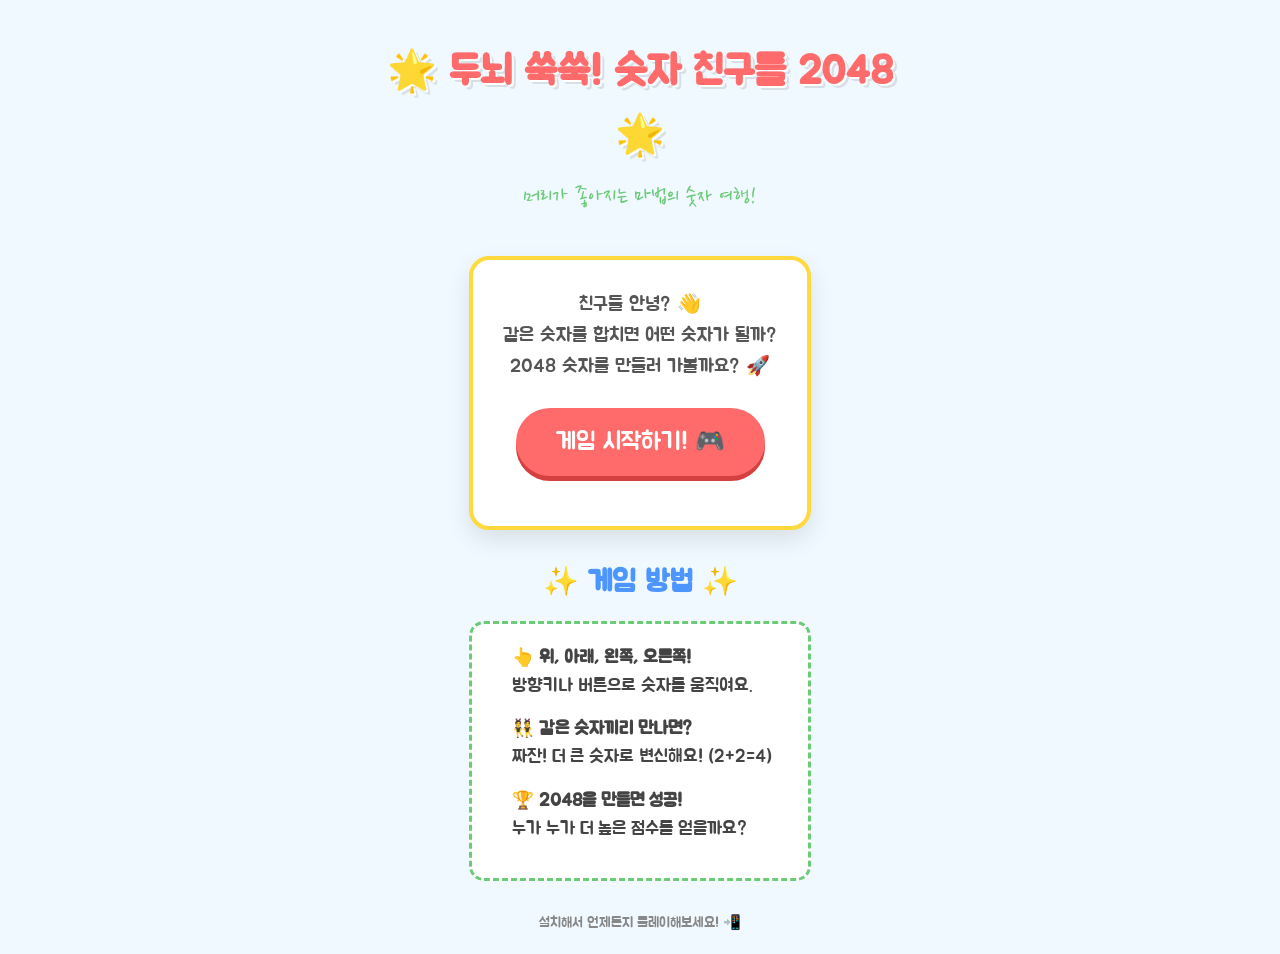
<file: index.html>
<!DOCTYPE html>
<html lang="ko">

<head>
    <meta charset="UTF-8">
    <meta name="viewport" content="width=device-width, initial-scale=1.0">
    <title>두뇌 쑥쑥! 숫자 친구들 2048</title>
    <link rel="stylesheet" href="landing.css">
    <link rel="manifest" href="manifest.json">
    <meta name="theme-color" content="#bbada0">
    <link rel="preconnect" href="https://fonts.googleapis.com">
    <link rel="preconnect" href="https://fonts.gstatic.com" crossorigin>
    <link href="https://fonts.googleapis.com/css2?family=Jua&family=Nanum+Pen+Script&display=swap" rel="stylesheet">
</head>

<body>
    <div class="landing-container">
        <header class="landing-header">
            <h1 class="main-title">🌟 두뇌 쑥쑥! 숫자 친구들 2048 🌟</h1>
            <p class="subtitle">머리가 좋아지는 마법의 숫자 여행!</p>
        </header>

        <main>
            <section class="hero-section">
                <div class="hero-content">
                    <p class="hero-text">친구들 안녕? 👋<br>같은 숫자를 합치면 어떤 숫자가 될까?<br>2048 숫자를 만들러 가볼까요? 🚀</p>
                    <a href="2048_Number_Game.html" class="play-btn">게임 시작하기! 🎮</a>
                    <button id="install-btn" class="install-btn" style="display: none;">앱 설치하기 ⬇️</button>
                </div>
            </section>

            <section class="rules-section">
                <h2 class="section-title">✨ 게임 방법 ✨</h2>
                <div class="rules-card">
                    <ul class="rules-list">
                        <li>👆 <strong>위, 아래, 왼쪽, 오른쪽!</strong> <br>방향키나 버튼으로 숫자를 움직여요.</li>
                        <li>👯 <strong>같은 숫자끼리 만나면?</strong> <br>짜잔! 더 큰 숫자로 변신해요! (2+2=4)</li>
                        <li>🏆 <strong>2048을 만들면 성공!</strong> <br>누가 누가 더 높은 점수를 얻을까요?</li>
                    </ul>
                </div>
            </section>
        </main>

        <footer class="landing-footer">
            <p>설치해서 언제든지 플레이해보세요! 📲</p>
        </footer>
    </div>

    <script>
        // Service Worker Registration
        if ('serviceWorker' in navigator) {
            window.addEventListener('load', () => {
                navigator.serviceWorker.register('./sw.js');
            });
        }

        // PWA Install Logic
        let deferredPrompt;
        const installBtn = document.getElementById('install-btn');

        window.addEventListener('beforeinstallprompt', (e) => {
            e.preventDefault();
            deferredPrompt = e;
            installBtn.style.display = 'inline-block';
            console.log('beforeinstallprompt fired');
        });

        installBtn.addEventListener('click', async () => {
            if (!deferredPrompt) {
                return;
            }
            deferredPrompt.prompt();
            const { outcome } = await deferredPrompt.userChoice;
            console.log(`User response to the install prompt: ${outcome}`);
            deferredPrompt = null;
            installBtn.style.display = 'none';
        });

        window.addEventListener('appinstalled', () => {
            installBtn.style.display = 'none';
            deferredPrompt = null;
            console.log('PWA was installed');
        });
    </script>
</body>

</html>
</file>
<file: landing.css>
:root {
    --primary-color: #FFD93D;
    /* Bright Yellow */
    --secondary-color: #6BCB77;
    /* Soft Green */
    --accent-color: #FF6B6B;
    /* Soft Red */
    --text-color: #4D96FF;
    /* Sky Blue for text */
    --bg-color: #F0F9FF;
    /* Very light blue bg */
    --font-main: 'Jua', sans-serif;
    --font-hand: 'Nanum Pen Script', cursive;
}

* {
    box-sizing: border-box;
    margin: 0;
    padding: 0;
}

body {
    font-family: var(--font-main);
    background-color: var(--bg-color);
    color: #444;
    line-height: 1.6;
    display: flex;
    justify-content: center;
    min-height: 100vh;
}

.landing-container {
    width: 100%;
    max-width: 600px;
    padding: 20px;
    display: flex;
    flex-direction: column;
    align-items: center;
    text-align: center;
}

.landing-header {
    margin-bottom: 40px;
    margin-top: 20px;
    animation: bounce 2s infinite;
}

@keyframes bounce {

    0%,
    100% {
        transform: translateY(0);
    }

    50% {
        transform: translateY(-10px);
    }
}

.main-title {
    font-size: 2.5rem;
    color: var(--accent-color);
    text-shadow: 2px 2px 0px #FFF, 4px 4px 0px rgba(0, 0, 0, 0.1);
    margin-bottom: 10px;
}

.subtitle {
    font-size: 1.5rem;
    color: var(--secondary-color);
    font-family: var(--font-hand);
}

.hero-section {
    background: white;
    border-radius: 20px;
    padding: 30px;
    box-shadow: 0 10px 25px rgba(0, 0, 0, 0.1);
    margin-bottom: 30px;
    width: 100%;
    border: 4px solid var(--primary-color);
}

.hero-text {
    font-size: 1.2rem;
    margin-bottom: 25px;
    color: #555;
    word-break: keep-all;
}

.play-btn {
    display: inline-block;
    background-color: var(--accent-color);
    color: white;
    font-size: 1.5rem;
    padding: 15px 40px;
    border-radius: 50px;
    text-decoration: none;
    box-shadow: 0 5px 0 #D43F3F;
    transition: transform 0.1s, box-shadow 0.1s;
    margin-bottom: 20px;
    /* Space between buttons */
}

.play-btn:active {
    transform: translateY(5px);
    box-shadow: none;
}

.install-btn {
    display: inline-block;
    background-color: var(--secondary-color);
    /* Green */
    color: white;
    font-size: 1.2rem;
    padding: 12px 30px;
    border-radius: 50px;
    border: none;
    cursor: pointer;
    font-family: inherit;
    box-shadow: 0 5px 0 #4aa956;
    transition: transform 0.1s, box-shadow 0.1s;
    margin-top: 10px;
}

.install-btn:active {
    transform: translateY(5px);
    box-shadow: none;
}

.ios-install-guide {
    margin-top: 15px;
    background-color: #E3F2FD;
    padding: 15px;
    border-radius: 10px;
    border: 2px dashed #64B5F6;
    color: #1976D2;
    font-size: 1rem;
    line-height: 1.4;
    animation: fadeIn 0.5s ease-in-out;
}

@keyframes fadeIn {
    from {
        opacity: 0;
        transform: translateY(10px);
    }

    to {
        opacity: 1;
        transform: translateY(0);
    }
}

.rules-section {
    width: 100%;
    margin-bottom: 30px;
}

.section-title {
    font-size: 1.8rem;
    color: var(--text-color);
    margin-bottom: 15px;
}

.rules-card {
    background: white;
    padding: 20px;
    border-radius: 15px;
    border: 3px dashed var(--secondary-color);
}

.rules-list {
    list-style: none;
    text-align: left;
    padding: 0 10px;
}

.rules-list li {
    margin-bottom: 15px;
    font-size: 1.1rem;
    padding-left: 10px;
}

.landing-footer {
    margin-top: auto;
    color: #888;
    font-size: 0.9rem;
}

@media (max-width: 400px) {
    .main-title {
        font-size: 2rem;
    }

    .subtitle {
        font-size: 1.2rem;
    }
}
</file>
